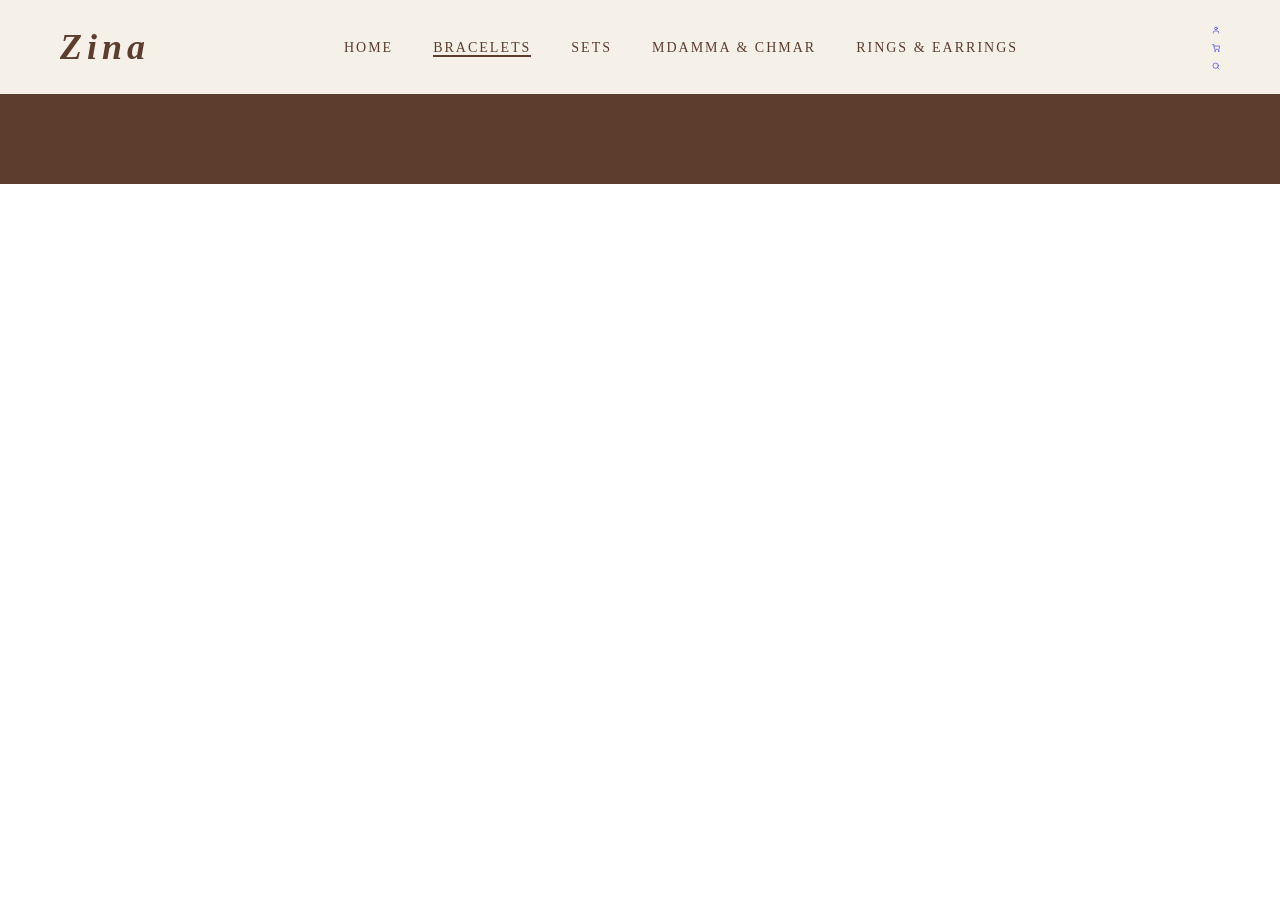
<file: index.html>
<!DOCTYPE html>
<html lang="fr">
<head>
  <meta charset="UTF-8">
  <meta name="viewport" content="width=device-width, initial-scale=1.0">
  <title>Zina - Bracelets</title>

  <!-- Google Fonts - doit être AVANT le style -->
  <link href="styles.css" rel="stylesheet">

</head>

<body>

  
  

  <header>
    <div class="logo">
      <h1>Zina</h1>
    </div>
    <nav>
      <ul>
        <li><a href="index.html">Home</a></li>
        <li><a href="bracelets.html" class="active">Bracelets</a></li>
        <li><a href="sets.html">Sets</a></li>
        <li><a href="mdamma.html">Mdamma & Chmar</a></li>
        <li><a href="Rings&Earrings.html">Rings & Earrings</a></li>
      </ul>
    </nav>

    
    <div class="header-icons">
        <a href="#" class="icon-link">
         <svg class="header_nav-icon" viewBox="0 0 24 24" fill="none" stroke="currentColor" stroke-width="1.5" stroke-linecap="round" stroke-linejoin="round">
            <path d="M20 21v-2a4 4 0 0 0-4-4H8a4 4 0 0 0-4 4v2"></path>
            <circle cx="12" cy="7" r="4"></circle>
         </svg>
        </a>

        <a href="#" class="icon-link">
          <svg class="header_nav-icon " viewBox="0 0 24 24" fill="none" stroke="currentColor" stroke-width="1.5" stroke-linecap="round" stroke-linejoin="round">
            <circle cx="9" cy="21" r="1"></circle>
            <circle cx="20" cy="21" r="1"></circle>
            <path d="M1 1h4l2.68 13.39a2 2 0 0 0 2 1.61h9.72a2 2 0 0 0 2-1.61L23 6H6"></path>
          </svg>
        </a>

        <a href="#" class="icon-link">
         <svg class="header_nav-icon" viewBox="0 0 24 24" fill="none" stroke="currentColor" stroke-width="1.5" stroke-linecap="round" stroke-linejoin="round">
            <circle cx="11" cy="11" r="8"></circle>
            <line x1="21" y1="21" x2="16.65" y2="16.65"></line>
         </svg>
        </a>
    </div>
 </header>


    <main>
  </main>




  <footer>
  </footer>

</body>
</html>
</file>
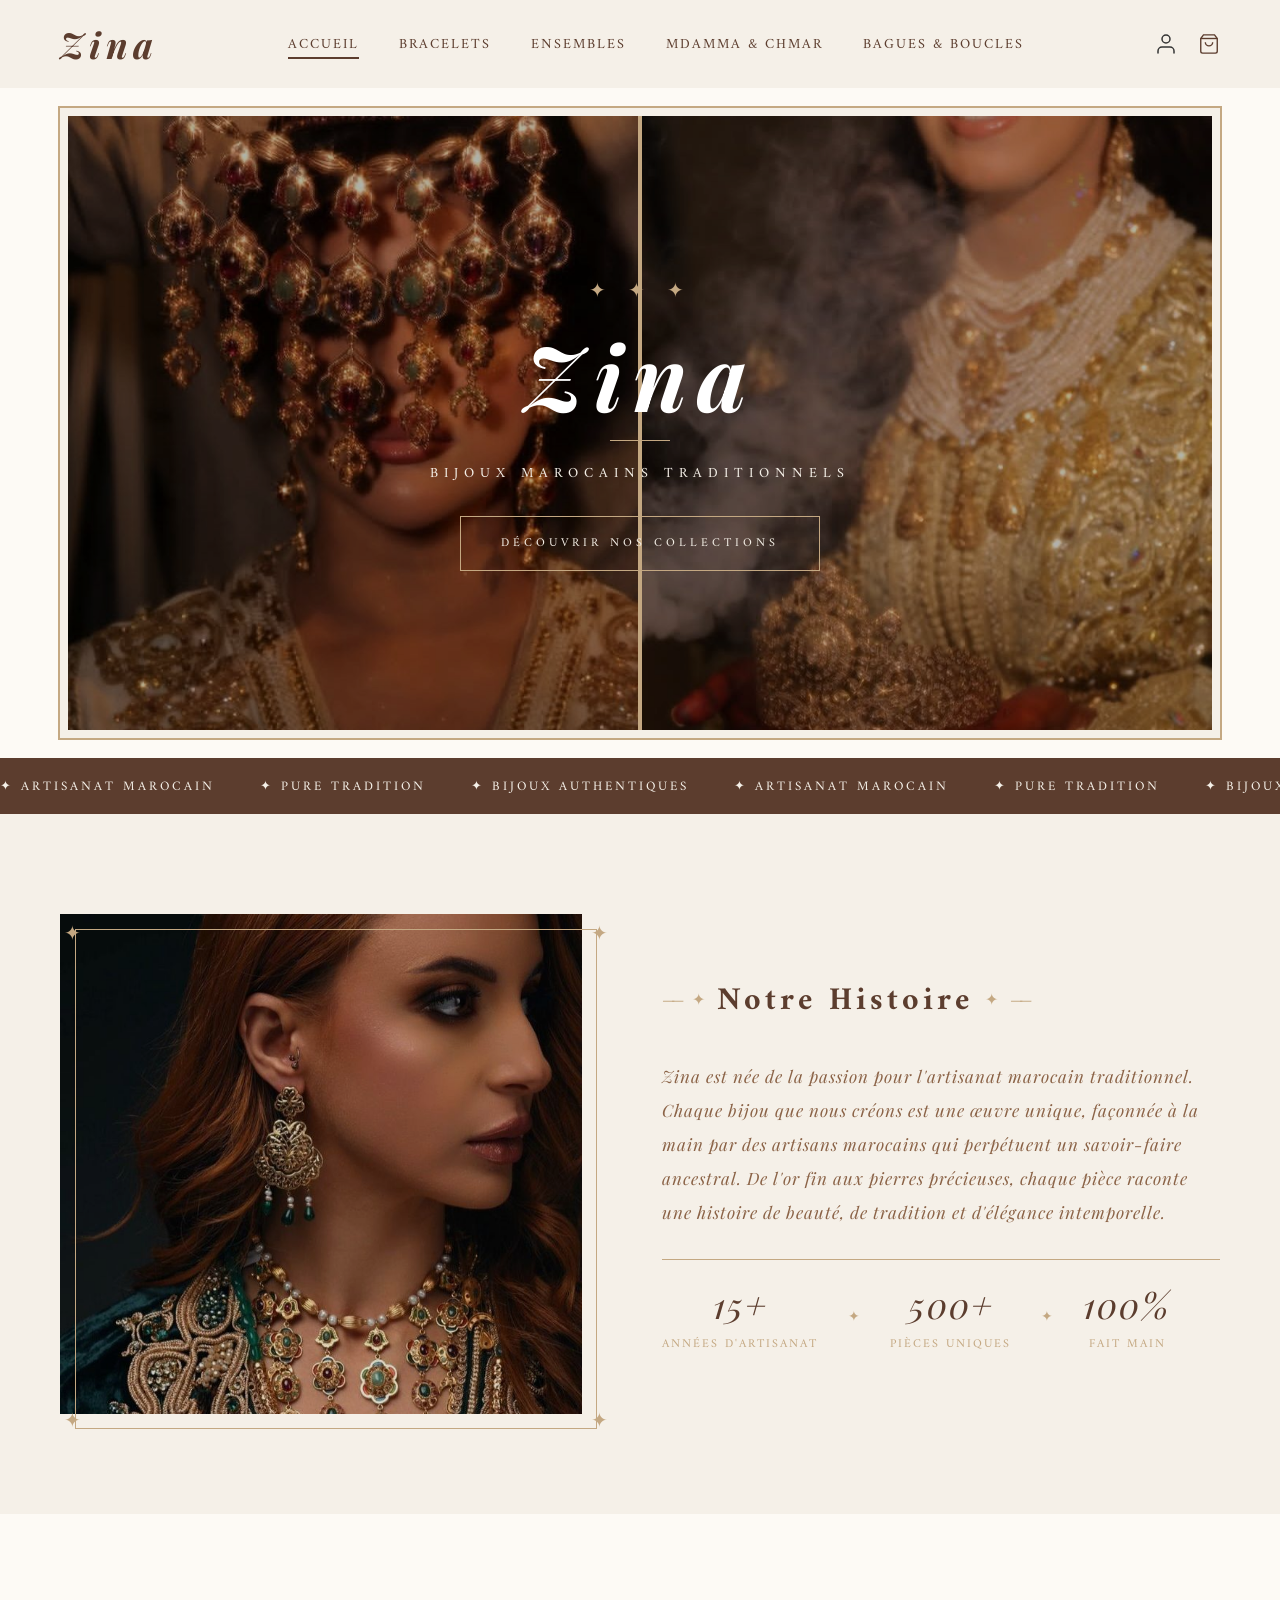
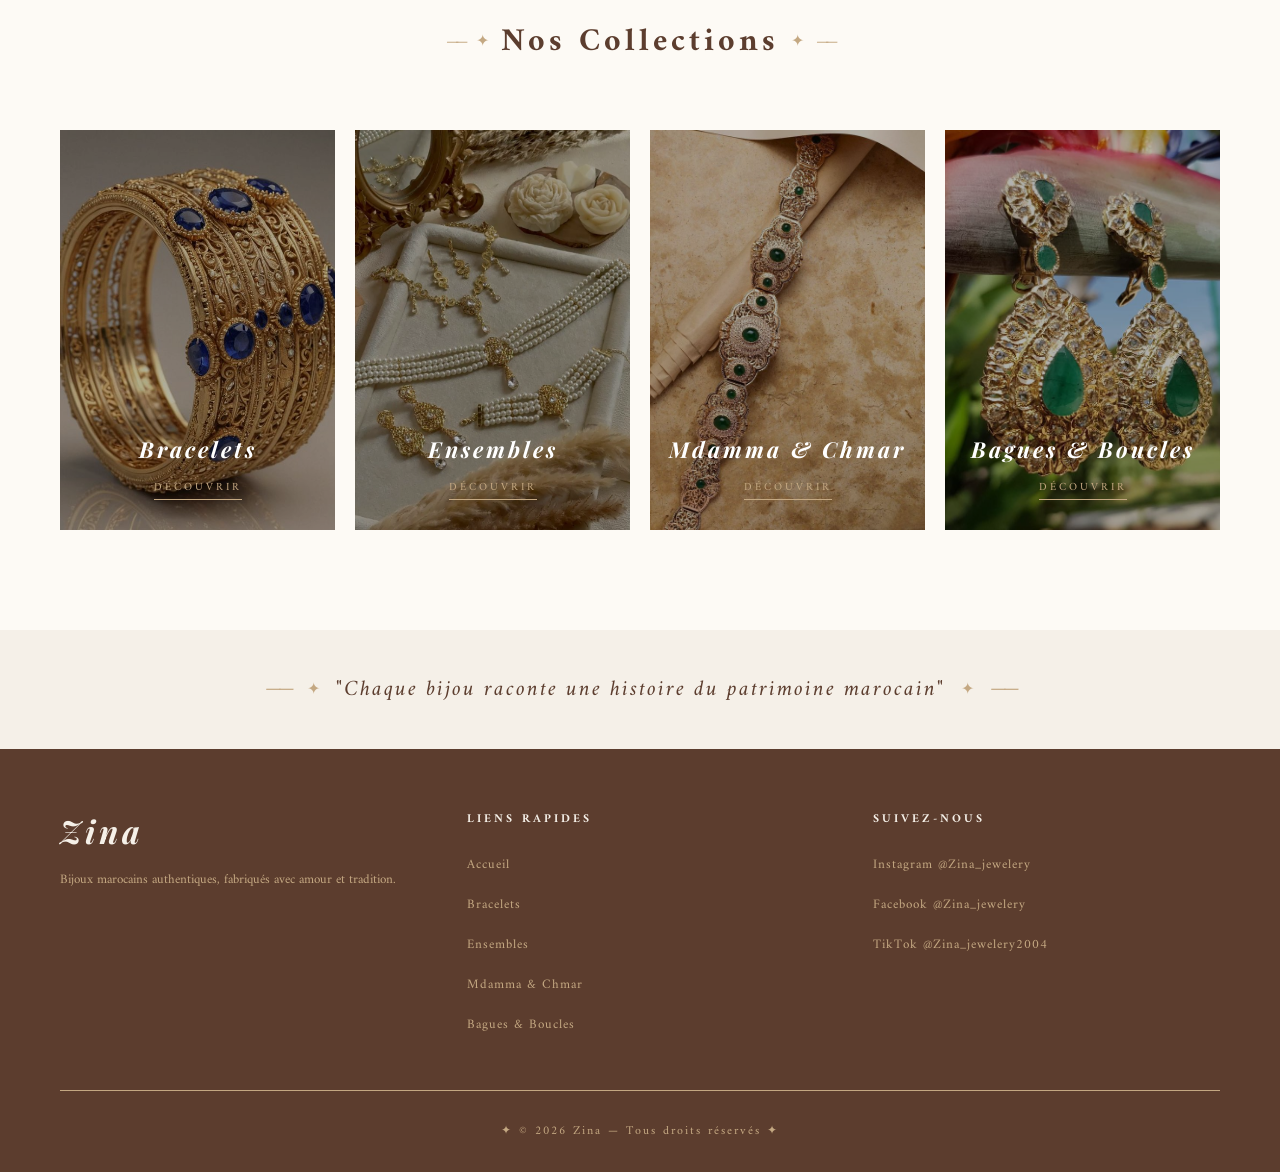
<file: home.html>
<!DOCTYPE html>
<html lang="fr">
<head>
  <meta charset="UTF-8">
  <meta name="viewport" content="width=device-width, initial-scale=1.0">
  <title>Zina - Accueil</title>

  <!-- Google Fonts -->
  <link href="https://fonts.googleapis.com/css2?family=Playfair+Display:ital@1&family=Amiri&display=swap" rel="stylesheet">

  <!-- CSS partagé -->
  <link rel="stylesheet" href="home.css">
  <!-- lien vers le fichier JavaScript externe -->
  
    <script src="JSShared.js"></script>
</head>

<body>

  <!-- ============================================
       HEADER - barre de navigation
  ============================================ -->
  <header>
    <div class="logo">
      <h1>Zina</h1>
    </div>
    <nav>
      <ul>
        <!-- class="active" sur Accueil car on est sur cette page -->
        <li><a href="home.html" class="active">Accueil</a></li>
        <li><a href="bracelets.html">Bracelets</a></li>
        <li><a href="sets.html">Ensembles</a></li>
        <li><a href="mdamma.html">Mdamma & Chmar</a></li>
        <li><a href="Rings&Earrings.html">Bagues & Boucles</a></li>
      </ul>
    </nav>
  
    <div class="header-icons">
        <a href="#" class="icon-link" id="userIcon">
         <svg class="header_nav-icon" viewBox="0 0 24 24" fill="none" stroke="currentColor" stroke-width="1.5" stroke-linecap="round" stroke-linejoin="round">
            <path d="M20 21v-2a4 4 0 0 0-4-4H8a4 4 0 0 0-4 4v2"></path>
            <circle cx="12" cy="7" r="4"></circle>
         </svg>
        </a>
          <!-- ICÔNE PANIER dans le header -->
        <!-- onclick ouvre/ferme le tiroir panier -->

         
        <!-- icône panier -->
      <div class="header-icones">
        <button class="panier-icone" onclick="togglePanier()">
          <svg width="22" height="22" viewBox="0 0 24 24" fill="none"
               stroke="currentColor" stroke-width="1.5">
            <path d="M6 2L3 6v14a2 2 0 002 2h14a2 2 0 002-2V6l-3-4z"/>
            <line x1="3" y1="6" x2="21" y2="6"/>
            <path d="M16 10a4 4 0 01-8 0"/>
          </svg>
          <span class="panier-badge" id="panier-badge" style="display:none">0</span>
        </button>
      </div>
    </div>
  </header>

  <!-- Login Modal -->
<!-- Login Modal - style Zina -->
<div id="loginModal" style="display:none; position:fixed; z-index:2000; left:0; top:0; width:100%; height:100%; background-color:rgba(0,0,0,0.7);">
  <div style="background-color:#FDFAF5; margin:8% auto; padding:50px 40px; width:420px; max-width:90%; position:relative; border:1px solid #C4A882; outline:4px solid #F5F0E8;">

    <!-- bouton fermer -->
    <span id="closeBtn" style="position:absolute; right:16px; top:12px; font-size:20px; cursor:pointer; color:#5C3D2E; font-family:'Amiri',serif;">&times;</span>

    <!-- titre Zina -->
    <div style="text-align:center; margin-bottom:24px;">
      <h2 style="font-family:'Playfair Display',serif; font-style:italic; font-size:36px; color:#5C3D2E; letter-spacing:5px; margin:0 0 8px 0;">Zina</h2>
      <p style="font-family:'Amiri',serif; font-size:13px; color:#C4A882; letter-spacing:2px; text-transform:uppercase; margin:0;">Connectez-vous à votre compte</p>
    </div>

    <!-- ligne décorative -->
    <div style="display:flex; align-items:center; justify-content:center; gap:10px; color:#C4A882; margin-bottom:24px;">
      <span style="letter-spacing:-2px;">——</span>
      <span>✦</span>
      <span style="letter-spacing:-2px;">——</span>
    </div>

    <!-- formulaire -->
    <form id="loginForm" style="display:flex; flex-direction:column; gap:16px;">

      <!-- email -->
      <div style="display:flex; flex-direction:column; gap:6px;">
        <label style="font-family:'Amiri',serif; font-size:12px; color:#5C3D2E; letter-spacing:2px; text-transform:uppercase;">Email</label>
        <input type="email" placeholder="votre@email.com" required
          style="padding:12px 16px; border:1px solid #C4A882; background-color:#F5F0E8; font-family:'Amiri',serif; font-size:14px; color:#5C3D2E; outline:none;">
      </div>

      <!-- mot de passe -->
      <div style="display:flex; flex-direction:column; gap:6px;">
        <label style="font-family:'Amiri',serif; font-size:12px; color:#5C3D2E; letter-spacing:2px; text-transform:uppercase;">Mot de passe</label>
        <input type="password" placeholder="••••••••" required
          style="padding:12px 16px; border:1px solid #C4A882; background-color:#F5F0E8; font-family:'Amiri',serif; font-size:14px; color:#5C3D2E; outline:none;">
      </div>

      <!-- mot de passe oublié -->
      <a href="#" style="font-family:'Amiri',serif; font-size:12px; color:#C4A882; text-align:right; text-decoration:none; letter-spacing:1px;">Mot de passe oublié ?</a>

      <!-- bouton connexion -->
      <button type="submit"
        style="padding:14px; background-color:#5C3D2E; color:#F5F0E8; border:none; font-family:'Amiri',serif; font-size:12px; letter-spacing:4px; text-transform:uppercase; cursor:pointer; margin-top:8px;">
        ✦ Se connecter ✦
      </button>

    </form>

    <!-- séparateur -->
    <div style="display:flex; align-items:center; gap:12px; margin:20px 0;">
      <span style="flex:1; border-top:1px solid #C4A882;"></span>
      <span style="font-family:'Amiri',serif; font-size:13px; color:#C4A882; letter-spacing:2px;">ou</span>
      <span style="flex:1; border-top:1px solid #C4A882;"></span>
    </div>

    <!-- inscription -->
    <p style="font-family:'Amiri',serif; font-size:13px; color:#8B6347; text-align:center; letter-spacing:1px;">
      Pas encore de compte ?
      <a href="#" style="color:#5C3D2E; text-decoration:none; border-bottom:1px solid #C4A882; padding-bottom:1px;">Créer un compte</a>
    </p>

  </div>
</div>
  <main>

 <!-- ============================================
     HERO - 2 images côte à côte avec titre centré
============================================ -->
<section class="hero-accueil">

  <!-- les 2 images côte à côte -->
  <img src="image/moroccan jewellery 🇲🇦 (10).jfif" alt="Bijoux marocains Zina">
  <img src="image/moroccan jewellery 🇲🇦 (11).jfif" alt="Bijoux marocains Zina">

  <!-- texte centré par dessus les images -->
  <div class="hero-accueil-contenu">
    <span class="hero-accueil-ornement">✦ ✦ ✦</span>
    <h1 class="hero-accueil-titre">Zina</h1>
    <div class="hero-accueil-ligne"></div>
    <p class="hero-accueil-sous-titre">Bijoux Marocains Traditionnels</p>
    <a href="#Nos-collections" class="hero-accueil-btn">Découvrir nos collections</a>
  </div>

</section>

    <!-- ============================================
         BANDE DÉFILANTE
    ============================================ -->
    <div class="bande">
      <div class="bande-contenu">
        <span>✦ Artisanat Marocain</span>
        <span>✦ Pure Tradition</span>
        <span>✦ Bijoux Authentiques</span>
        <span>✦ Artisanat Marocain</span>
        <span>✦ Pure Tradition</span>
        <span>✦ Bijoux Authentiques</span>
        <span>✦ Artisanat Marocain</span>
        <span>✦ Pure Tradition</span>
        <span>✦ Bijoux Authentiques</span>
      </div>
    </div>

    <!-- ============================================
     NOTRE HISTOIRE - texte poétique sur Zina
============================================ -->
<section class="histoire">

  <!-- côté gauche : image décorative -->
  <div class="histoire-img-wrapper">
    <img src="picsUsed/imagehistoire.jpg" alt="Bijou marocain">
    <!-- cadre décoratif avec les coins ✦ -->
    <div class="histoire-cadre">
      <span class="histoire-coin haut-gauche">✦</span>
      <span class="histoire-coin haut-droite">✦</span>
      <span class="histoire-coin bas-gauche">✦</span>
      <span class="histoire-coin bas-droite">✦</span>
    </div>
  </div>

  <!-- côté droit : texte -->
  <div class="histoire-contenu">

    <div class="histoire-titre">
      <span class="histoire-ligne">——</span>
      <span class="histoire-ornement">✦</span>
      <h2>Notre Histoire</h2>
      <span class="histoire-ornement">✦</span>
      <span class="histoire-ligne">——</span>
    </div>

    <p class="histoire-texte">
      Zina est née de la passion pour l'artisanat marocain traditionnel.
      Chaque bijou que nous créons est une œuvre unique, façonnée à la main
      par des artisans marocains qui perpétuent un savoir-faire ancestral.
      De l'or fin aux pierres précieuses, chaque pièce raconte une histoire
      de beauté, de tradition et d'élégance intemporelle.
    </p>

    <!-- petits détails décoratifs -->
    <div class="histoire-details">
      <div class="histoire-detail">
        <span class="histoire-detail-nombre">15+</span>
        <span class="histoire-detail-label">Années d'artisanat</span>
      </div>
      <div class="histoire-separateur">✦</div>
      <div class="histoire-detail">
        <span class="histoire-detail-nombre">500+</span>
        <span class="histoire-detail-label">Pièces uniques</span>
      </div>
      <div class="histoire-separateur">✦</div>
      <div class="histoire-detail">
        <span class="histoire-detail-nombre">100%</span>
        <span class="histoire-detail-label">Fait main</span>
      </div>
    </div>

  </div>

</section>
    <!-- ============================================
         NOS COLLECTIONS - 4 cartes cliquables
    ============================================ -->
    <section class="collections" id="Nos-collections">

      <div class="collections-titre">
        <span class="histoire-ligne">——</span>
        <span class="histoire-ornement">✦</span>
        <h2>Nos Collections</h2>
        <span class="histoire-ornement">✦</span>
        <span class="histoire-ligne">——</span>
      </div>

      <div class="collections-grille" id="decouvrir">

        <!-- collection 1 : Bracelets -->
        <div class="collection-carte">
          <img src="picsUsed/dblijzrak.jpg" alt="Bracelets">
          <div class="collection-carte-texte">
            <h3>Bracelets</h3>
            <a href="bracelets.html" class="collection-carte-lien">Découvrir</a>
          </div>
        </div>

        <!-- collection 2 : Sets -->
        <div class="collection-carte">
          <img src="set_pic/مخبل جزائري مع خيط الروح 🇩🇿 بلمسة عصرية (1).jfif" alt="Sets">
          <div class="collection-carte-texte">
            <h3>Ensembles</h3>
            <a href="sets.html" class="collection-carte-lien">Découvrir</a>
          </div>
        </div>

        <!-- collection 3 : Mdamma & Chmar -->
        <div class="collection-carte">
          <img src="image/accueil.jfif" alt="Mdamma et Chmar">
          <div class="collection-carte-texte">
            <h3>Mdamma & Chmar</h3>
            <a href="mdamma.html" class="collection-carte-lien">Découvrir</a>
          </div>
        </div>

        <!-- collection 4 : Bagues & Boucles -->
        <div class="collection-carte">
          <img src="ring/Earr4.png" alt="Bagues et Boucles">
          <div class="collection-carte-texte">
            <h3>Bagues & Boucles</h3>
            <a href="Rings&Earrings.html" class="collection-carte-lien">Découvrir</a>
          </div>
        </div>

      </div>

    </section>

    <!-- ============================================
         CITATION FINALE
    ============================================ -->
    <div class="citation">
      <span class="citation-ligne">——</span>
      <span class="citation-ornement">✦</span>
      <p class="citation-texte">"Chaque bijou raconte une histoire du patrimoine marocain"</p>
      <span class="citation-ornement">✦</span>
      <span class="citation-ligne">——</span>
    </div>

  </main>

  <!-- ============================================
       FOOTER - pied de page avec 3 colonnes
  ============================================ -->
  <footer>
    <div class="footer-principal">

      <!-- colonne 1 : logo + description -->
      <div class="footer-col">
        <h3 class="footer-logo">Zina</h3>
        <p class="footer-desc">Bijoux marocains authentiques, fabriqués avec amour et tradition.</p>
      </div>

      <!-- colonne 2 : liens rapides -->
      <div class="footer-col">
        <h4 class="footer-titre-col">Liens Rapides</h4>
        <ul class="footer-liens">
          <li><a href="home.html">Accueil</a></li>
          <li><a href="bracelets.html">Bracelets</a></li>
          <li><a href="sets.html">Ensembles</a></li>
          <li><a href="mdamma.html">Mdamma & Chmar</a></li>
          <li><a href="Rings&Earrings.html">Bagues & Boucles</a></li>
        </ul>
      </div>

      <!-- colonne 3 : réseaux sociaux -->
      <div class="footer-col">
        <h4 class="footer-titre-col">Suivez-Nous</h4>
        <ul class="footer-liens">
          <li><a href="#">Instagram @Zina_jewelery</a></li>
          <li><a href="#">Facebook @Zina_jewelery</a></li>
          <li><a href="#">TikTok @Zina_jewelery2004</a></li>
        </ul>
      </div>

    </div>
    <div class="footer-ligne"></div>
    <div class="footer-copyright">
      <p>✦ © 2026 Zina — Tous droits réservés ✦</p>
    </div>
  </footer>

  <!-- ============================================
       BOUTON SCROLL TO TOP
  ============================================ -->
  <button class="scroll-top" id="scrollTop" onclick="allerEnHaut()">↑</button>
  <!-- TIROIR PANIER -->
<div class="panier-fond" id="panier-fond" onclick="fermerPanier()"></div>

<div class="panier-tiroir" id="panier-tiroir">
  <div class="panier-header">
    <h2 class="panier-titre">Mon Panier</h2>
    <button class="panier-fermer" onclick="fermerPanier()">✕</button>
  </div>
  <div class="panier-liste" id="panier-liste">
    <p class="panier-vide">Votre panier est vide.</p>
  </div>
  <div class="panier-footer">
    <div class="panier-total-ligne">
      <span>Total</span>
      <span id="panier-total">0 MAD</span>
    </div>
    <button class="panier-commander" onclick="commander()">
      Commander ✦
    </button>
  </div>
</div>

<!-- JAVASCRIPT -->
<script src="JSShared.js"></script>
  <!-- ============================================
       JAVASCRIPT
  ============================================ -->
  <script>

    /* remonte en haut de la page doucement */
    function allerEnHaut() {
      window.scrollTo({
        top: 0,
        behavior: 'smooth'
      });
    }

    /* affiche le bouton ↑ quand on descend de 300px */
    window.addEventListener('scroll', function() {
      const bouton = document.getElementById('scrollTop');
      if (window.scrollY > 300) {
        bouton.classList.add('visible');
      } else {
        bouton.classList.remove('visible');
      }
    });

    // 1. Définition des éléments
const userIcon = document.getElementById("userIcon");
const loginModal = document.getElementById("loginModal");
const closeBtn = document.getElementById("closeBtn");

// 2. Ouvrez la fenêtre modale et cliquez sur l'icône Utilisateur
userIcon.addEventListener("click", function(e) {
    e.preventDefault(); // Pour que la page ne se rafraîchisse pas
    loginModal.style.display = "block";
});

  // 3. Fermez la fenêtre modale en appuyant sur (X)
    closeBtn.addEventListener("click", function() {
    loginModal.style.display = "none";
});

   //4. Fermez la fenêtre modale en cliquant en dehors de la zone.
window.addEventListener("click", function(e) {
    if (e.target == loginModal) {
        loginModal.style.display = "none";
    }
});

  // 5. Tests de formulaire
document.getElementById("loginForm").addEventListener("submit", function(e) {
    e.preventDefault();
    alert("« Connexion réussie à la boutique Zina!»");
    loginModal.style.display = "none";
});
  </script>
  
</body>
</html>
</file>
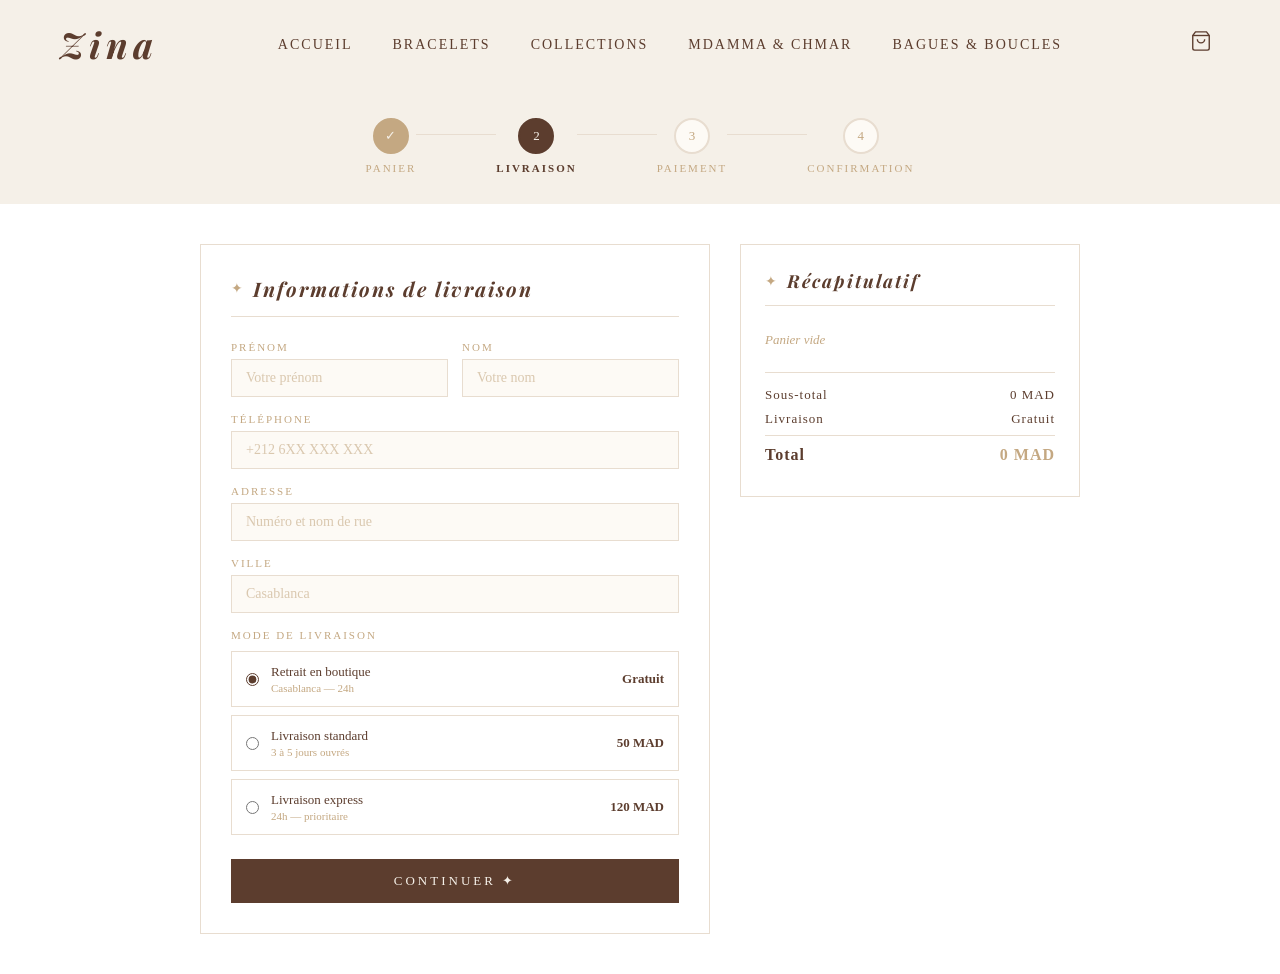
<file: paiement.html>
<!DOCTYPE html>
<html lang="fr">
<head>
  <meta charset="UTF-8">
  <meta name="viewport" content="width=device-width, initial-scale=1.0">
  <title>Zina - Paiement</title>
  <link href="https://fonts.googleapis.com/css2?family=Playfair+Display:ital@1&display=swap" rel="stylesheet">
  <link rel="stylesheet" href="styles.css">
  <link rel="stylesheet" href="paiement.css">
</head>
<body>

<!-- HEADER identique à vos autres pages -->
<header>
  <div class="logo"><h1>Zina</h1></div>
  <nav>
    <ul>
      <li><a href="home.html">Accueil</a></li>
      <li><a href="bracelets.html">Bracelets</a></li>
      <li><a href="sets.html">Collections</a></li>
      <li><a href="mdamma.html">Mdamma & Chmar</a></li>
      <li><a href="Rings&Earrings.html">Bagues & Boucles</a></li>
    </ul>
  </nav>
  <div class="header-icones">
    <button class="panier-icone" onclick="togglePanier()">
      <svg width="22" height="22" viewBox="0 0 24 24" fill="none"
           stroke="currentColor" stroke-width="1.5">
        <path d="M6 2L3 6v14a2 2 0 002 2h14a2 2 0 002-2V6l-3-4z"/>
        <line x1="3" y1="6" x2="21" y2="6"/>
        <path d="M16 10a4 4 0 01-8 0"/>
      </svg>
      <span class="panier-badge" id="panier-badge" style="display:none">0</span>
    </button>
  </div>
</header>

<!-- BARRE DE PROGRESSION -->
<div class="pmt-progression">
  <div class="pmt-etape terminee">
    <div class="pmt-etape-cercle">✓</div>
    <span>Panier</span>
  </div>
  <div class="pmt-progression-ligne"></div>
  <div class="pmt-etape active">
    <div class="pmt-etape-cercle">2</div>
    <span>Livraison</span>
  </div>
  <div class="pmt-progression-ligne"></div>
  <div class="pmt-etape">
    <div class="pmt-etape-cercle">3</div>
    <span>Paiement</span>
  </div>
  <div class="pmt-progression-ligne"></div>
  <div class="pmt-etape">
    <div class="pmt-etape-cercle">4</div>
    <span>Confirmation</span>
  </div>
</div>

<main class="pmt-main">

  <!-- COLONNE GAUCHE : formulaires -->
  <div class="pmt-gauche">

    <!-- ÉTAPE 1 : LIVRAISON -->
    <div class="pmt-section" id="section-livraison">

      <div class="pmt-section-titre">
        <span class="titre-ornement">✦</span>
        <h2>Informations de livraison</h2>
      </div>

      <div class="pmt-form-groupe double">
        <div class="pmt-champ">
          <label>Prénom</label>
          <input type="text" id="prenom" placeholder="Votre prénom">
        </div>
        <div class="pmt-champ">
          <label>Nom</label>
          <input type="text" id="nom" placeholder="Votre nom">
        </div>
      </div>

      <div class="pmt-champ">
        <label>Téléphone</label>
        <input type="tel" id="telephone" placeholder="+212 6XX XXX XXX">
      </div>

      <div class="pmt-champ">
        <label>Adresse</label>
        <input type="text" id="adresse" placeholder="Numéro et nom de rue">
      </div>

      <div class="pmt-champ">
        <label>Ville</label>
        <input type="text" id="ville" placeholder="Casablanca">
      </div>

      <!-- OPTIONS DE LIVRAISON -->
      <p class="pmt-livraison-titre">Mode de livraison</p>

      <div class="pmt-livraison-options">
        <label class="pmt-livraison-option" onclick="choisirLivraison(this, 0)">
          <input type="radio" name="livraison" checked>
          <div class="pmt-livraison-info">
            <span class="pmt-livraison-nom">Retrait en boutique</span>
            <span class="pmt-livraison-delai">Casablanca — 24h</span>
          </div>
          <span class="pmt-livraison-prix">Gratuit</span>
        </label>

        <label class="pmt-livraison-option" onclick="choisirLivraison(this, 50)">
          <input type="radio" name="livraison">
          <div class="pmt-livraison-info">
            <span class="pmt-livraison-nom">Livraison standard</span>
            <span class="pmt-livraison-delai">3 à 5 jours ouvrés</span>
          </div>
          <span class="pmt-livraison-prix">50 MAD</span>
        </label>

        <label class="pmt-livraison-option" onclick="choisirLivraison(this, 120)">
          <input type="radio" name="livraison">
          <div class="pmt-livraison-info">
            <span class="pmt-livraison-nom">Livraison express</span>
            <span class="pmt-livraison-delai">24h — prioritaire</span>
          </div>
          <span class="pmt-livraison-prix">120 MAD</span>
        </label>
      </div>

      <button class="pmt-btn-continuer" onclick="allerEtapePaiement()">
        Continuer ✦
      </button>
    </div>

    <!-- ÉTAPE 2 : PAIEMENT (cachée au début) -->
    <div class="pmt-section" id="section-paiement" style="display:none">

      <div class="pmt-section-titre">
        <span class="titre-ornement">✦</span>
        <h2>Méthode de paiement</h2>
      </div>

      <!-- 3 boutons de choix -->
      <div class="pmt-methode-options">
        <button class="pmt-methode-btn active"
                onclick="choisirMethode(this, 'carte')">
          Carte bancaire
        </button>
        <button class="pmt-methode-btn"
                onclick="choisirMethode(this, 'virement')">
          Virement
        </button>
        <button class="pmt-methode-btn"
                onclick="choisirMethode(this, 'livraison')">
          À la livraison
        </button>
      </div>

      <!-- Formulaire carte -->
      <div id="form-carte">
        <div class="pmt-champ">
          <label>Numéro de carte</label>
          <input type="text" id="carte-numero" placeholder="1234 5678 9012 3456"
                 maxlength="19" oninput="formaterCarte(this)">
        </div>
        <div class="pmt-champ">
          <label>Nom sur la carte</label>
          <input type="text" id="carte-nom" placeholder="PRÉNOM NOM">
        </div>
        <div class="pmt-form-groupe double">
          <div class="pmt-champ">
            <label>Expiration</label>
            <input type="text" id="carte-expiration" placeholder="MM/AA"
                   maxlength="5" oninput="formaterExpiration(this)">
          </div>
          <div class="pmt-champ">
            <label>CVV</label>
            <input type="text" id="carte-cvv" placeholder="123" maxlength="3">
          </div>
        </div>
      </div>

      <!-- Infos virement (caché par défaut) -->
      <div id="form-virement" style="display:none">
        <div class="pmt-virement-info">
          <p><strong>RIB :</strong> 011 810 0000123456789012 26</p>
          <p><strong>Banque :</strong> Attijariwafa Bank</p>
          <p><strong>Bénéficiaire :</strong> Zina Bijoux SARL</p>
          <p class="pmt-virement-note">
            ✦ Commande traitée dès réception du virement
          </p>
        </div>
      </div>

      <!-- Paiement à la livraison (caché par défaut) -->
      <div id="form-livraison-paiement" style="display:none">
        <div class="pmt-virement-info">
          <p>Vous paierez en espèces à la réception.</p>
          <p class="pmt-virement-note">✦ Disponible uniquement au Maroc</p>
        </div>
      </div>

      <div class="pmt-boutons-groupe">
        <button class="pmt-btn-retour" onclick="retourLivraison()">
          ← Retour
        </button>
        <button class="pmt-btn-commander" onclick="confirmerCommande()">
          ✦ Confirmer
        </button>
      </div>

    </div>
  </div>

  <!-- COLONNE DROITE : récapitulatif -->
  <div class="pmt-droite">

    <div class="pmt-recap-titre">
      <span class="titre-ornement">✦</span>
      <h3>Récapitulatif</h3>
    </div>

    <!-- articles chargés par JS -->
    <div id="recap-articles"></div>

    <div class="pmt-recap-totaux">
      <div class="pmt-recap-ligne">
        <span>Sous-total</span>
        <span id="recap-sous-total">0 MAD</span>
      </div>
      <div class="pmt-recap-ligne">
        <span>Livraison</span>
        <span id="recap-livraison">Gratuit</span>
      </div>
      <div class="pmt-recap-ligne pmt-recap-total">
        <span>Total</span>
        <span id="recap-total-final">0 MAD</span>
      </div>
    </div>

  </div>
</main>

<!-- PAGE CONFIRMATION (cachée au début) -->
<div class="pmt-confirmation-page" id="confirmation-page" style="display:none">
  <div class="pmt-confirmation-boite">
    <div class="pmt-confirmation-icone">✓</div>
    <h2>Commande confirmée !</h2>
    <p>Merci pour votre confiance.<br>Nous vous contacterons très bientôt.</p>
    <p id="confirmation-numero" class="pmt-confirmation-numero"></p>
    <a href="home.html" class="pmt-btn-accueil">Retour à l'accueil ✦</a>
  </div>
</div>

<!-- JSShared.js EN PREMIER car paiement.js utilise panier[] -->
<script src="JSShared.js"></script>
<script src="paiement.js"></script>
</body>
</html>
</file>
<file: styles.css>
/* ============================================
     RESET GLOBAL
     supprime les marges et paddings par défaut
     de tous les navigateurs
  ============================================ */
  * {
    box-sizing: border-box; /* taille des éléments plus logique */
    margin: 0;
    padding: 0;
  }

  /* ============================================
     BODY - style global de la page
  ============================================ */
  body {
    font-family: 'Amiri', serif;
    background-color: #FDFAF5; /* blanc légèrement beige */
  }

  /* ============================================
     HEADER - barre de navigation principale
     display:flex met le logo à gauche et le nav à droite
     sur la même ligne horizontale
  ============================================ */
  header {
    background-color: #F5F0E8; /* beige crème inspiré du moodboard */
    display: flex;              /* aligne les enfants en ligne */
    justify-content: space-between; /* logo à gauche, nav à droite */
    align-items: center;        /* centre verticalement logo et nav */
    padding: 20px 60px;         /* 20px haut/bas, 60px gauche/droite */
    gap: 60px;                  /* espace minimum entre logo et nav */
  }

  /* ============================================
     LOGO - le nom "Zina" en haut à gauche
     Playfair Display italic donne un look luxe et classique
  ============================================ */
  .logo h1 {
    font-family: 'Playfair Display', serif; /* police luxe avec empattements */
    font-style: italic;                     /* italique pour l'élégance */
    font-size: 36px;
    letter-spacing: 5px;  /* espace entre les lettres */
    color: #5C3D2E;       /* brun noyer - couleur principale du site */
    margin: 0;            /* supprime la marge par défaut du h1 */
  }

  /* ============================================
     NAV - liste des liens de navigation
     display:flex transforme la liste verticale en ligne horizontale
  ============================================ */
  nav ul {
    list-style: none; /* supprime les puces de la liste */
    display: flex;    /* met les liens côte à côte */
    gap: 40px;        /* espace entre chaque lien */
    margin: 0;
    padding: 0;
  }

  /* ============================================
     LIENS DE NAVIGATION - style de chaque lien
  ============================================ */
  nav ul li a {
    text-decoration: none;     /* supprime le soulignement par défaut */
    color: #5C3D2E;            /* brun noyer comme le logo */
    font-size: 14px;
    letter-spacing: 2px;       /* légèrement espacé pour un look raffiné */
    text-transform: uppercase; /* met les lettres en majuscules */
  }

  /* ============================================
     HOVER NAV - effet au survol d'un lien
     :hover s'active quand la souris est sur l'élément
  ============================================ */
  nav ul li a:hover {
    color: #C4A882; /* devient doré/caramel au survol */
  }

  /* ============================================
     ACTIVE NAV - style du lien de la page actuelle
     la classe "active" est ajoutée manuellement en HTML
     sur le lien correspondant à la page ouverte
  ============================================ */
  nav ul li a.active {
    border-bottom: 2px solid #5C3D2E; /* ligne sous le lien actif */
  }

  /* ============================================
     HERO - section des 3 images en haut de page
     display:flex met les 3 images côte à côte
     overflow:hidden cache ce qui dépasse (utile pour le zoom)
  ============================================ */
  .hero {
    display: flex;             /* images côte à côte */
    height: 500px;             /* hauteur fixe du hero */
    overflow: hidden;          /* cache ce qui dépasse lors du zoom */
    border: 8px solid #F5F0E8; /* cadre beige autour des images */
    outline: 2px solid #C4A882;/* deuxième cadre doré à l'extérieur */
    margin: 20px 60px;         /* espace autour du hero */
    gap: 4px;                  /* petit espace entre les images */
    background-color: #C4A882; /* le gap prend la couleur dorée */
  }

  /* ============================================
     IMAGES DU HERO - chaque image individuellement
     object-fit:cover recadre sans déformer
  ============================================ */
  .hero img {
    width: 33.33%;        /* chaque image prend 1/3 de la largeur */
    height: 100%;         /* prend toute la hauteur du hero */
    object-fit: cover;    /* recadre l'image sans la déformer */
    filter: brightness(0.85); /* légèrement assombrie par défaut */
    transition: transform 0.5s ease, filter 0.5s ease; /* animation douce */
  }

  /* ============================================
     HOVER IMAGES HERO - effet au survol
     scale(1.05) = zoom de 5%
     brightness(1.1) = légèrement plus lumineuse
  ============================================ */
  .hero img:hover {
    transform: scale(1.05);  /* zoom léger */
    filter: brightness(1.1); /* s'éclaircit */
  }

  /* ============================================
     CITATION - bande de texte sous le hero
     display:flex centre tout horizontalement
  ============================================ */
  .citation {
    display: flex;
    align-items: center;      /* centre verticalement */
    justify-content: center;  /* centre horizontalement */
    gap: 16px;                /* espace entre ornements et texte */
    padding: 40px 60px;
    background-color: #F5F0E8; /* même beige que le header */
  }

  /* ============================================
     TEXTE DE LA CITATION
     Amiri italic donne un aspect calligraphique élégant
  ============================================ */
  .citation-texte {
    font-family: 'Amiri', serif; /* police arabesque */
    font-size: 22px;
    color: #5C3D2E;
    font-style: italic;
    letter-spacing: 2px;
    margin: 0;
  }

  /* ============================================
     ORNEMENTS ✦ - les étoiles décoratives
  ============================================ */
  .citation-ornement {
    color: #C4A882; /* doré */
    font-size: 16px;
  }

  /* ============================================
     LIGNES —— - les tirets de chaque côté
     letter-spacing négatif resserre les tirets
  ============================================ */
  .citation-ligne {
    color: #C4A882;
    font-size: 20px;
    letter-spacing: -4px; /* resserre les tirets pour former une ligne */
  }

  /* ============================================
     BANDE DÉFILANTE - texte qui bouge automatiquement
     overflow:hidden cache le texte qui sort du conteneur
     white-space:nowrap empêche le texte de passer à la ligne
  ============================================ */
  .bande {
    background-color: #5C3D2E; /* fond brun noyer */
    padding: 14px 0;
    overflow: hidden;           /* cache ce qui dépasse à gauche/droite */
    white-space: nowrap;        /* garde tout sur une seule ligne */
  }

  /* ============================================
     CONTENU DE LA BANDE
     animation:defiler appelle le @keyframes défini plus bas
     20s = durée d'un cycle complet
     linear = vitesse constante
     infinite = répète indéfiniment
  ============================================ */
  .bande-contenu {
    display: inline-block;
    animation: defiler 20s linear infinite;
  }

  /* ============================================
     TEXTES DE LA BANDE - chaque span individuel
  ============================================ */
  .bande-contenu span {
    color: #F5F0E8;       /* beige crème */
    font-size: 13px;
    letter-spacing: 3px;
    text-transform: uppercase;
    margin-right: 40px;   /* espace entre les textes */
  }

  /* ============================================
     ANIMATION DÉFILEMENT
     translateX déplace horizontalement
     0% = position de départ
     100% = position finale à gauche (-50%)
     on répète le texte 3x en HTML pour que ce soit sans fin
  ============================================ */
  @keyframes defiler {
    0%   { transform: translateX(0); }
    100% { transform: translateX(-50%); }
  }

  /* ============================================
     SECTION PRODUITS - conteneur de toutes les catégories
  ============================================ */
  .produits {
    padding: 60px;
    background-color: #FDFAF5; /* blanc légèrement beige */
  }

  /* ============================================
     CATEGORIE - chaque groupe (Colorés, Simples, Amazigh)
  ============================================ */
  .categorie {
    margin-bottom: 60px; /* espace entre les catégories */
  }

  /* ============================================
     TITRE CATEGORIE - ——✦ Colorés ✦——
     display:flex centre le titre avec les ornements
  ============================================ */
  .categorie-titre {
    display: flex;
    align-items: center;
    justify-content: center;
    gap: 12px;
    margin-bottom: 40px;
  }

  .categorie-titre h2 {
    font-family: 'Amiri', serif;
    font-size: 28px;
    color: #5C3D2E;
    letter-spacing: 4px;
    margin: 0;
  }

  /* petits ornements et lignes du titre catégorie */
  .titre-ornement { color: #C4A882; font-size: 14px; }
  .titre-ligne    { color: #C4A882; letter-spacing: -4px; }

  /* ============================================
     GRILLE - disposition des cartes produits
     display:grid avec repeat(3,1fr) = 3 colonnes égales
     gap = espace entre les cartes
  ============================================ */
  .grille {
    display: grid;
    grid-template-columns: repeat(3, 1fr); /* 3 colonnes de taille égale */
    gap: 30px;                             /* espace entre les cartes */
  }

  /* ============================================
     CARTE - chaque produit individuellement
     cursor:pointer montre que c'est cliquable
     transition prépare l'animation hover
  ============================================ */
  .carte {
    background-color: #ffffff;
    border: 1px solid #E8DDD0;   /* bordure beige subtile */
    transition: transform 0.3s ease, box-shadow 0.3s ease;
    cursor: pointer;             /* curseur main = indique que c'est cliquable */
  }

  /* ============================================
     HOVER CARTE - la carte monte légèrement
     translateY(-8px) déplace vers le haut de 8px
     box-shadow ajoute une ombre douce
  ============================================ */
  .carte:hover {
    transform: translateY(-8px); /* monte de 8px */
    box-shadow: 0 10px 30px rgba(92, 61, 46, 0.1); /* ombre brun douce */
  }

  /* ============================================
     WRAPPER IMAGE DE LA CARTE
     position:relative permet de positionner le bouton
     par rapport à ce conteneur
     overflow:hidden cache le dépassement du zoom
  ============================================ */
  .carte-img-wrapper {
    position: relative; /* référence pour le bouton absolu */
    overflow: hidden;   /* cache le zoom qui déborde */
    height: 280px;      /* hauteur fixe pour uniformiser */
  }

  /* ============================================
     IMAGE DE LA CARTE
  ============================================ */
  .carte-img-wrapper img {
    width: 100%;
    height: 100%;
    object-fit: cover;               /* recadre sans déformer */
    transition: transform 0.5s ease; /* prépare l'animation zoom */
  }

  /* ============================================
     HOVER IMAGE - zoom quand on survole la carte
     .carte:hover cible la carte parente
     .carte-img-wrapper img cible l'image enfant
  ============================================ */
  .carte:hover .carte-img-wrapper img {
    transform: scale(1.05); /* zoom de 5% */
  }

  /* ============================================
     BOUTON AJOUTER AU PANIER - caché par défaut
     position:absolute le place par rapport au wrapper
     bottom:-50px = caché en dessous de l'image
     transition anime le glissement vers le haut
  ============================================ */
  .carte-btn {
    position: absolute;
    bottom: -50px;       /* caché sous l'image par défaut */
    left: 0;
    width: 100%;
    padding: 14px;
    background-color: #5C3D2E;
    color: #F5F0E8;
    border: none;
    font-size: 12px;
    letter-spacing: 2px;
    text-transform: uppercase;
    cursor: pointer;
    transition: bottom 0.3s ease; /* anime le mouvement bas → haut */
  }

  /* ============================================
     HOVER BOUTON - apparaît quand on survole la CARTE
     bottom:0 = remonte jusqu'en bas de l'image
  ============================================ */
  .carte:hover .carte-btn {
    bottom: 0; /* remonte et devient visible */
  }

  /* ============================================
     HOVER BOUTON DIRECT - couleur change
     quand la souris est directement sur le bouton
  ============================================ */
  .carte-btn:hover {
    background-color: #C4A882; /* devient doré */
  }

  /* ============================================
     INFOS DE LA CARTE - zone nom et prix
  ============================================ */
  .carte-info {
    padding: 16px;
    text-align: center;
    border-top: 1px solid #E8DDD0; /* ligne séparatrice */
  }

  .carte-nom {
    font-family: 'Amiri', serif;
    font-size: 16px;
    color: #5C3D2E;
    margin: 0 0 6px 0;
    letter-spacing: 1px;
  }

  .carte-prix {
    font-size: 14px;
    color: #C4A882; /* doré pour le prix */
    margin: 0;
    letter-spacing: 1px;
  }

  /* ============================================
     FOOTER - pied de page
     display:grid avec 3 colonnes égales
  ============================================ */
  footer {
    background-color: #5C3D2E; /* fond brun noyer */
    padding: 60px 60px 30px;
  }

  .footer-principal {
    display: grid;
    grid-template-columns: repeat(3, 1fr); /* 3 colonnes égales */
    gap: 60px;
    margin-bottom: 40px;
  }

  /* logo dans le footer - même style que le header */
  .footer-logo {
    font-family: 'Playfair Display', serif;
    font-style: italic;
    font-size: 32px;
    color: #F5F0E8;
    letter-spacing: 4px;
    margin: 0 0 16px 0;
  }

  .footer-desc {
    font-size: 13px;
    color: #C4A882; /* doré */
    line-height: 1.8;
    margin: 0;
  }

  /* titres des colonnes du footer */
  .footer-titre-col {
    font-size: 12px;
    color: #F5F0E8;
    letter-spacing: 3px;
    text-transform: uppercase;
    margin: 0 0 20px 0;
  }

  /* liste des liens dans le footer */
  .footer-liens { list-style: none; padding: 0; margin: 0; }
  .footer-liens li { margin-bottom: 12px; }

  .footer-liens a {
    text-decoration: none;
    color: #C4A882;
    font-size: 13px;
    letter-spacing: 1px;
    transition: color 0.3s ease; /* animation douce au survol */
  }

  /* lien footer devient beige au survol */
  .footer-liens a:hover { color: #F5F0E8; }

  /* ligne décorative dorée entre le contenu et le copyright */
  .footer-ligne {
    border-top: 1px solid #C4A882;
    margin-bottom: 30px;
  }

  .footer-copyright { text-align: center; }

  .footer-copyright p {
    font-size: 12px;
    color: #C4A882;
    letter-spacing: 2px;
  }

  /* ============================================
     MODAL FOND - fond sombre qui couvre toute la page
     position:fixed reste en place même si on scrolle
     z-index:1000 s'affiche au dessus de tout
     display:none = caché par défaut
     devient display:flex quand on ajoute la classe "actif"
  ============================================ */
  .modal-fond {
    display: none;
    position: fixed;
    top: 0;
    left: 0;
    width: 100%;
    height: 100%;
    background-color: rgba(0, 0, 0, 0.7);
    z-index: 1000;
    align-items: center;
    justify-content: center;
  }

  /* quand la classe "actif" est ajoutée par JavaScript,
     le modal devient visible (display:flex) */
  .modal-fond.actif { display: flex; }

  /* ============================================
     MODAL BOITE - la fenêtre blanche au centre
     display:flex met l'image à gauche et le texte à droite
     position:relative pour le bouton fermer absolu
  ============================================ */
  .modal-boite {
    background-color: #FDFAF5;
    width: 800px;
    max-width: 90%;
    display: flex;
    position: relative;
    border: 1px solid #C4A882;
    outline: 4px solid #F5F0E8;
  }

  /* ============================================
     BOUTON FERMER ✕ - positionné en haut à droite
     position:absolute par rapport à .modal-boite
  ============================================ */
  .modal-fermer {
    position: absolute;
    top: 12px;
    right: 16px;
    background: none;
    border: none;
    font-size: 20px;
    color: #5C3D2E;
    cursor: pointer;
    font-family: 'Amiri', serif;
  }

  .modal-fermer:hover { color: #C4A882; }

  /* ============================================
     IMAGE DU MODAL - moitié gauche de la fenêtre
  ============================================ */
  .modal-img-wrapper {
    width: 50%;
    height: 450px;
  }

  .modal-img-wrapper img {
    width: 100%;
    height: 100%;
    object-fit: cover;
  }

  /* ============================================
     INFOS DU MODAL - moitié droite de la fenêtre
     display:flex column empile les éléments verticalement
     justify-content:center centre verticalement
  ============================================ */
  .modal-info {
    width: 50%;
    padding: 50px 40px;
    display: flex;
    flex-direction: column;
    justify-content: center;
    gap: 20px;
  }

  /* ============================================
     NOM DU PRODUIT DANS LE MODAL
     même style que le logo Zina (Playfair italic)
     border-bottom ajoute une ligne décorative sous le nom
  ============================================ */
  #modal-nom {
    font-family: 'Playfair Display', serif;
    font-style: italic;
    font-size: 30px;
    color: #5C3D2E;
    letter-spacing: 3px;
    margin: 0;
    padding-bottom: 16px;
    border-bottom: 1px solid #C4A882;
  }

  /* petit label "PRIX" au dessus du prix */
  .modal-label {
    font-size: 10px;
    color: #C4A882;
    letter-spacing: 3px;
    text-transform: uppercase;
    margin: 0;
  }

  /* prix du produit dans le modal */
  #modal-prix {
    font-family: 'Amiri', serif;
    font-size: 22px;
    color: #5C3D2E;
    margin: 0;
    letter-spacing: 2px;
  }

  /* ============================================
     À PROPOS DE CE BIJOU - titre décoratif
     les deux span vides avec flex:1 et border-top
     créent les lignes de chaque côté du texte
  ============================================ */
  .modal-about {
    display: flex;
    align-items: center;
    gap: 8px;
    font-size: 10px;
    color: #C4A882;
    letter-spacing: 3px;
    text-transform: uppercase;
  }

  /* les lignes de chaque côté du titre */
  .modal-about span {
    flex: 1;
    border-top: 1px solid #C4A882;
  }

  /* ============================================
     DESCRIPTION DU PRODUIT
     même style que le logo (Playfair italic)
  ============================================ */
  #modal-desc {
    font-family: 'Playfair Display', serif;
    font-style: italic;
    font-size: 15px;
    color: #8B6347;
    line-height: 1.9;
    margin: 0;
    letter-spacing: 1px;
  }

  /* matière du produit */
  #modal-matiere {
    font-size: 12px;
    color: #C4A882;
    letter-spacing: 2px;
    text-transform: uppercase;
    margin: 0;
  }

  /* ============================================
     BOUTON AJOUTER AU PANIER DU MODAL
     ::before et ::after ajoutent les ✦ de chaque côté
  ============================================ */
  .modal-btn {
    padding: 14px;
    background-color: #5C3D2E;
    color: #F5F0E8;
    border: none;
    font-size: 11px;
    letter-spacing: 4px;
    text-transform: uppercase;
    cursor: pointer;
    transition: background-color 0.3s ease;
    font-family: 'Amiri', serif;
  }

  .modal-btn::before { content: "✦  "; color: #C4A882; }
  .modal-btn::after  { content: "  ✦"; color: #C4A882; }
  .modal-btn:hover { background-color: #C4A882; }

  /* ============================================
     BOUTON SCROLL TO TOP
     position:fixed reste visible pendant le scroll
     opacity:0 = invisible par défaut
     devient visible quand la classe "visible" est ajoutée
  ============================================ */
  .scroll-top {
    position: fixed;
    bottom: 40px;
    right: 40px;
    width: 45px;
    height: 45px;
    background-color: #5C3D2E;
    color: #F5F0E8;
    border: 1px solid #C4A882;
    font-size: 20px;
    cursor: pointer;
    opacity: 0;              /* invisible par défaut */
    transition: opacity 0.3s ease, background-color 0.3s ease;
    z-index: 999;
  }

  /* bouton visible quand la classe "visible" est ajoutée */
  .scroll-top.visible { opacity: 1; }
  .scroll-top:hover { background-color: #C4A882; }

  /* ============================================
     NOTIFICATION AJOUT AU PANIER
     apparaît en bas à gauche pendant 3 secondes
  ============================================ */
  .notification {
    position: fixed;
    bottom: 40px;
    left: 40px;
    background-color: #5C3D2E;
    color: #F5F0E8;
    padding: 14px 24px;
    border: 1px solid #C4A882;
    font-family: 'Amiri', serif;
    font-size: 14px;
    letter-spacing: 2px;
    opacity: 0;              /* invisible par défaut */
    transition: opacity 0.4s ease;
    z-index: 999;
  }

  /* notification visible quand la classe "visible" est ajoutée */
  .notification.visible { opacity: 1; }

/* CSS about the function filter (javascript) */


body {
    background-color: #ffffff;
    color: #333;
    transition: 0.3s; 
}


body.dark-theme {
    background-color: #1a1a1a; 
    color: #f4f4f4; 
}

body.dark-theme .carte {
    background-color: #2d2d2d;
    border: 1px solid #444;
}

body.dark-theme .carte-nom, 
body.dark-theme .carte-prix {
    color: #ffca28; 
}


/* CSS about the function filter (javascript) */


.carte {
    transition: transform 0.3s ease, opacity 0.3s ease;
}

.filter-buttons {
    text-align: center;
    margin-bottom: 20px;
}

.filter-btn {
    background-color: #d4af37; 
    color: white;
    border: none;
    padding: 10px 20px;
    margin: 5px;
    cursor: pointer;
    border-radius: 5px;
}

.filter-btn:hover {
    background-color: #b8860b;
}
/* ============================================
   ICÔNE PANIER - dans le header
   position:relative permet de placer le badge
   par-dessus le bouton
============================================ */
.panier-icone {
  position: relative;     /* référence pour le badge absolu */
  background: none;
  border: none;
  font-size: 22px;
  cursor: pointer;
  padding: 4px 8px;
  color: #5C3D2E;
  transition: color 0.3s ease;
}

.panier-icone:hover {
  color: #C4A882;         /* doré au survol */
}

/* ============================================
   BADGE - petit cercle rouge qui indique
   le nombre d'articles dans le panier
   position:absolute le place en haut à droite
   de l'icône
============================================ */
.panier-badge {
  position: absolute;
  top: -4px;
  right: -4px;
  background-color: #C4A882;   /* doré - cohérent avec le site */
  color: #5C3D2E;
  border-radius: 50%;          /* cercle parfait */
  width: 18px;
  height: 18px;
  font-size: 11px;
  font-weight: bold;
  display: flex;
  align-items: center;
  justify-content: center;
  line-height: 1;
}

/* ============================================
   FOND SEMI-TRANSPARENT
   couvre toute la page derrière le tiroir
   pointer-events:none = invisible et inactif par défaut
   devient cliquable quand .actif est ajouté
============================================ */
.panier-fond {
  position: fixed;
  top: 0;
  left: 0;
  width: 100%;
  height: 100%;
  background-color: rgba(0, 0, 0, 0.5);
  z-index: 1100;
  opacity: 0;                           /* invisible par défaut */
  pointer-events: none;                 /* non cliquable par défaut */
  transition: opacity 0.3s ease;
}

/* fond visible et cliquable quand .actif est ajouté */
.panier-fond.actif {
  opacity: 1;
  pointer-events: all;
}

/* ============================================
   TIROIR PANIER
   translateX(100%) = caché complètement à droite
   translateX(0) = visible quand .actif est ajouté
   z-index:1200 s'affiche AU-DESSUS du fond
============================================ */
.panier-tiroir {
  position: fixed;
  top: 0;
  right: 0;
  width: 400px;
  height: 100%;
  background-color: #FDFAF5;
  z-index: 1200;
  transform: translateX(100%);      /* caché à droite par défaut */
  transition: transform 0.4s ease;  /* animation de glissement */
  display: flex;
  flex-direction: column;           /* empile header, liste, footer */
  border-left: 1px solid #C4A882;
}

/* tiroir visible quand .actif est ajouté par JavaScript */
.panier-tiroir.actif {
  transform: translateX(0);         /* revient en position normale */
}

/* ============================================
   EN-TÊTE DU TIROIR
============================================ */
.panier-header {
  display: flex;
  justify-content: space-between;
  align-items: center;
  padding: 24px 28px;
  border-bottom: 1px solid #E8DDD0;
  background-color: #F5F0E8;
}

.panier-titre {
  font-family: 'Playfair Display', serif;
  font-style: italic;
  font-size: 22px;
  color: #5C3D2E;
  letter-spacing: 3px;
  margin: 0;
}

.panier-fermer {
  background: none;
  border: none;
  font-size: 18px;
  color: #5C3D2E;
  cursor: pointer;
  font-family: 'Amiri', serif;
}

.panier-fermer:hover {
  color: #C4A882;
}

/* ============================================
   LISTE DES ARTICLES
   flex:1 prend tout l'espace disponible
   overflow-y:auto ajoute un scroll si nécessaire
============================================ */
.panier-liste {
  flex: 1;
  overflow-y: auto;
  padding: 20px 28px;
}

/* message quand le panier est vide */
.panier-vide {
  text-align: center;
  color: #C4A882;
  font-family: 'Amiri', serif;
  font-style: italic;
  font-size: 16px;
  margin-top: 40px;
  letter-spacing: 1px;
}

/* ============================================
   CARTE D'ARTICLE DANS LE PANIER
   display:flex met l'image à gauche et le texte à droite
============================================ */
.panier-article {
  display: flex;
  align-items: center;
  gap: 14px;
  padding: 14px 0;
  border-bottom: 1px solid #E8DDD0;
}

/* image miniature de l'article */
.panier-article img {
  width: 70px;
  height: 70px;
  object-fit: cover;
  border: 1px solid #E8DDD0;
}

/* zone texte de l'article (nom, prix, quantité) */
.panier-article-info {
  flex: 1;
}

.panier-article-nom {
  font-family: 'Amiri', serif;
  font-size: 15px;
  color: #5C3D2E;
  margin: 0 0 4px 0;
}

.panier-article-prix {
  font-size: 13px;
  color: #C4A882;
  margin: 0 0 8px 0;
  letter-spacing: 1px;
}

/* contrôles de quantité : - [nombre] + */
.panier-quantite {
  display: flex;
  align-items: center;
  gap: 8px;
}

/* boutons - et + pour changer la quantité */
.panier-quantite button {
  width: 24px;
  height: 24px;
  border: 1px solid #C4A882;
  background: none;
  color: #5C3D2E;
  cursor: pointer;
  font-size: 14px;
  display: flex;
  align-items: center;
  justify-content: center;
}

.panier-quantite button:hover {
  background-color: #C4A882;
  color: #FDFAF5;
}

/* le chiffre de la quantité */
.panier-quantite span {
  font-size: 14px;
  color: #5C3D2E;
  min-width: 20px;
  text-align: center;
}

/* bouton supprimer ✕ l'article */
.panier-supprimer {
  background: none;
  border: none;
  color: #C4A882;
  font-size: 18px;
  cursor: pointer;
  padding: 4px;
  line-height: 1;
}

.panier-supprimer:hover {
  color: #5C3D2E;
}

/* ============================================
   PIED DU TIROIR - total et bouton commander
============================================ */
.panier-footer {
  padding: 20px 28px;
  border-top: 1px solid #E8DDD0;
  background-color: #F5F0E8;
}

.panier-total-ligne {
  display: flex;
  justify-content: space-between;
  align-items: center;
  margin-bottom: 16px;
  font-family: 'Amiri', serif;
  font-size: 18px;
  color: #5C3D2E;
  letter-spacing: 2px;
}

/* prix total en doré */
#panier-total {
  color: #C4A882;
  font-weight: bold;
}

/* bouton commander */
.panier-commander {
  width: 100%;
  padding: 14px;
  background-color: #5C3D2E;
  color: #F5F0E8;
  border: none;
  font-family: 'Amiri', serif;
  font-size: 13px;
  letter-spacing: 4px;
  text-transform: uppercase;
  cursor: pointer;
  transition: background-color 0.3s ease;
}

.panier-commander:hover {
  background-color: #C4A882;
}
/* aligne les 3 icônes côte à côte dans le header */
.header-icones {
  display: flex;
  align-items: center;
  gap: 8px;
}
</file>
<file: home.css>
/* ============================================
   RESET GLOBAL
   supprime les marges et paddings par défaut
   de tous les navigateurs
============================================ */
* {
  box-sizing: border-box;
  margin: 0;
  padding: 0;
}

/* ============================================
   BODY - style global de la page
============================================ */
body {
  font-family: 'Amiri', serif;
  background-color: #FDFAF5;
}

/* ============================================
   HEADER - barre de navigation principale
============================================ */
header {
  background-color: #F5F0E8;
  display: flex;
  justify-content: space-between;
  align-items: center;
  padding: 20px 60px;
  gap: 60px;
}

/* ============================================
   LOGO
============================================ */
.logo h1 {
  font-family: 'Playfair Display', serif;
  font-style: italic;
  font-size: 36px;
  letter-spacing: 5px;
  color: #5C3D2E;
  margin: 0;
}

/* ============================================
   NAV
============================================ */
nav ul {
  list-style: none;
  display: flex;
  gap: 40px;
  margin: 0;
  padding: 0;
}

nav ul li a {
  text-decoration: none;
  color: #5C3D2E;
  font-size: 14px;
  letter-spacing: 2px;
  text-transform: uppercase;
}

nav ul li a:hover { color: #C4A882; }

nav ul li a.active {
  border-bottom: 2px solid #5C3D2E;
}




 /* Conteneur des icônes */
.header-icons {
    display: flex;
    align-items: center;
    gap: 20px; /* Espace entre chaque icône */
}

/* Style de base des SVG */
.header_nav-icon {
    width: 24px;
    height: 24px;
    transition: transform 0.2s ease, color 0.2s ease;
    cursor: pointer;
    color: #333; /* Change la couleur selon ton design */
}

/* Effet au survol */
.header_nav-icon:hover {
    transform: scale(1.1);
    color: #000; /* Couleur plus foncée au survol */
}

/* Supprime le soulignement des liens autour des icônes */
.icon-link {
    text-decoration: none;
    display: flex;
    align-items: center;
}


/* ============================================
   HERO ACCUEIL - 3 images côte à côte
   display:flex met les images en ligne
   position:relative pour superposer le texte
============================================ */
.hero-accueil {
  position: relative;
  height: 70vh;        /* 👈 change 100vh en 70vh */
  display: flex;
  overflow: hidden;
  border: 8px solid #F5F0E8;
  outline: 2px solid #C4A882;
  margin: 20px 60px;
  gap: 4px;
  background-color: #C4A882;
}

/* ============================================
   IMAGES DU HERO - chaque image prend 1/3
============================================ */
.hero-accueil img {
  width: 33.33%;
  height: 100%;
  object-fit: cover;
  filter: brightness(0.7);
  transition: transform 0.5s ease, filter 0.5s ease;
}

.hero-accueil img:hover {
  transform: scale(1.05);
  filter: brightness(0.9);
}

/* ============================================
   TEXTE CENTRÉ PAR DESSUS LES IMAGES
   position:absolute superpose sur les images
   z-index:2 pour être au dessus
============================================ */
.hero-accueil-contenu {
  position: absolute;
  top: 50%;
  left: 50%;
  transform: translate(-50%, -50%);
  text-align: center;
  display: flex;
  flex-direction: column;
  align-items: center;
  gap: 20px;
  z-index: 2;
}

/* ornements ✦ ✦ ✦ au dessus du titre */
.hero-accueil-ornement {
  color: #C4A882;
  font-size: 20px;
  letter-spacing: 8px;
}

/* titre principal Zina */
.hero-accueil-titre {
  font-family: 'Playfair Display', serif;
  font-style: italic;
  font-size: 90px;
  color: #ffffff;
  letter-spacing: 10px;
  margin: 0;
  line-height: 1;
}

/* sous-titre */
.hero-accueil-sous-titre {
  font-family: 'Amiri', serif;
  font-size: 14px;
  color: #F5F0E8;
  letter-spacing: 6px;
  text-transform: uppercase;
  margin: 0;
}

/* ligne décorative dorée */
.hero-accueil-ligne {
  width: 60px;
  height: 1px;
  background-color: #C4A882;
}

/* bouton découvrir */
.hero-accueil-btn {
  margin-top: 10px;
  padding: 16px 40px;
  background: transparent;
  border: 1px solid #C4A882;
  color: #F5F0E8;
  font-family: 'Amiri', serif;
  font-size: 12px;
  letter-spacing: 4px;
  text-transform: uppercase;
  cursor: pointer;
  transition: background-color 0.3s ease, color 0.3s ease;
  text-decoration: none;
  display: inline-block;
}

.hero-accueil-btn:hover {
  background-color: #C4A882;
  color: #5C3D2E;
}

/* ============================================
   BANDE DÉFILANTE
============================================ */
.bande {
  background-color: #5C3D2E;
  padding: 14px 0;
  overflow: hidden;
  white-space: nowrap;
}

.bande-contenu {
  display: inline-block;
  animation: defiler 20s linear infinite;
}

.bande-contenu span {
  color: #F5F0E8;
  font-size: 13px;
  letter-spacing: 3px;
  text-transform: uppercase;
  margin-right: 40px;
}

@keyframes defiler {
  0%   { transform: translateX(0); }
  100% { transform: translateX(-50%); }
}

/* ============================================
   SECTION NOTRE HISTOIRE
   display:flex met l'image à gauche et le texte à droite
============================================ */
.histoire {
  padding: 100px 60px;
  background-color: #F5F0E8;
  display: flex;              /* image gauche + texte droite */
  align-items: center;
  gap: 80px;                  /* espace entre image et texte */
}

/* ============================================
   IMAGE DE L'HISTOIRE - côté gauche
   position:relative pour les coins ✦
============================================ */
.histoire-img-wrapper {
  position: relative;
  width: 45%;                 /* prend 45% de la largeur */
  flex-shrink: 0;             /* ne rétrécit pas */
  height: 500px;
}

.histoire-img-wrapper img {
  width: 100%;
  height: 100%;
  object-fit: cover;
  filter: brightness(0.9);
}

/* ============================================
   CADRE DÉCORATIF SUR L'IMAGE
============================================ */
.histoire-cadre {
  position: absolute;
  top: 0;
  left: 0;
  width: 100%;
  height: 100%;
  border: 1.5px solid #C4A882; /* bordure dorée */
  pointer-events: none;
  top: 15px;                   /* décalé pour effet double cadre */
  left: 15px;
}

/* coins ✦ de l'image */
.histoire-coin {
  position: absolute;
  color: #C4A882;
  font-size: 20px;
}

.histoire-coin.haut-gauche { top: -12px;  left: -12px; }
.histoire-coin.haut-droite { top: -12px;  right: -12px; }
.histoire-coin.bas-gauche  { bottom: -12px; left: -12px; }
.histoire-coin.bas-droite  { bottom: -12px; right: -12px; }

/* ============================================
   CONTENU TEXTE - côté droit
============================================ */
.histoire-contenu {
  flex: 1;                    /* prend le reste de la largeur */
  display: flex;
  flex-direction: column;
  gap: 30px;
}

/* titre de la section */
.histoire-titre {
  display: flex;
  align-items: center;
  gap: 12px;
}

.histoire-titre h2 {
  font-family: 'Amiri', serif;
  font-size: 32px;
  color: #5C3D2E;
  letter-spacing: 4px;
  margin: 0;
}

.histoire-ornement { color: #C4A882; font-size: 16px; }
.histoire-ligne    { color: #C4A882; letter-spacing: -4px; }

/* texte de l'histoire */
.histoire-texte {
  font-family: 'Playfair Display', serif;
  font-style: italic;
  font-size: 17px;
  color: #8B6347;
  line-height: 2;
  margin: 0;
  letter-spacing: 1px;
}

/* ============================================
   PETITS DÉTAILS DÉCORATIFS - chiffres
============================================ */
.histoire-details {
  display: flex;
  align-items: center;
  gap: 30px;
  padding-top: 20px;
  border-top: 1px solid #C4A882; /* ligne dorée au dessus */
}

.histoire-detail {
  display: flex;
  flex-direction: column;
  align-items: center;
  gap: 6px;
}

/* le nombre 15+ / 500+ / 100% */
.histoire-detail-nombre {
  font-family: 'Playfair Display', serif;
  font-style: italic;
  font-size: 36px;
  color: #5C3D2E;
  letter-spacing: 2px;
}

/* le label en dessous du nombre */
.histoire-detail-label {
  font-family: 'Amiri', serif;
  font-size: 12px;
  color: #C4A882;
  letter-spacing: 2px;
  text-transform: uppercase;
}

/* le ✦ séparateur entre les chiffres */
.histoire-separateur {
  color: #C4A882;
  font-size: 14px;
}
/* AVANT - 3 images */
.hero-accueil img {
  width: 33.33%;
}

/* APRÈS - 2 images */
.hero-accueil img {
  width: 50%; /* chaque image prend la moitié */
  height: 100%;
  object-fit: cover;
  filter: brightness(0.7);
  transition: transform 0.5s ease, filter 0.5s ease;
}

/* ============================================
   SECTION NOS COLLECTIONS
============================================ */
.collections {
  padding: 100px 60px;
  background-color: #FDFAF5;
}

.collections-titre {
  display: flex;
  align-items: center;
  justify-content: center;
  gap: 12px;
  margin-bottom: 60px;
}

.collections-titre h2 {
  font-family: 'Amiri', serif;
  font-size: 32px;
  color: #5C3D2E;
  letter-spacing: 4px;
  margin: 0;
}

.collections-grille {
  display: grid;
  grid-template-columns: repeat(4, 1fr);
  gap: 20px;
}

.collection-carte {
  position: relative;
  height: 400px;
  overflow: hidden;
  cursor: pointer;
}

.collection-carte img {
  width: 100%;
  height: 100%;
  object-fit: cover;
  filter: brightness(0.7);
  transition: transform 0.5s ease, filter 0.5s ease;
}

.collection-carte:hover img {
  transform: scale(1.05);
  filter: brightness(0.9);
}

.collection-carte-texte {
  position: absolute;
  bottom: 30px;
  left: 0;
  width: 100%;
  text-align: center;
}

.collection-carte-texte h3 {
  font-family: 'Playfair Display', serif;
  font-style: italic;
  font-size: 22px;
  color: #ffffff;
  letter-spacing: 3px;
  margin: 0 0 8px 0;
}

.collection-carte-lien {
  font-family: 'Amiri', serif;
  font-size: 11px;
  color: #C4A882;
  letter-spacing: 3px;
  text-transform: uppercase;
  text-decoration: none;
  border-bottom: 1px solid #C4A882;
  padding-bottom: 2px;
  transition: color 0.3s ease;
}

.collection-carte-lien:hover {
  color: #ffffff;
  border-bottom-color: #ffffff;
}

/* ============================================
   CITATION
============================================ */
.citation {
  display: flex;
  align-items: center;
  justify-content: center;
  gap: 16px;
  padding: 40px 60px;
  background-color: #F5F0E8;
}

.citation-texte {
  font-family: 'Amiri', serif;
  font-size: 22px;
  color: #5C3D2E;
  font-style: italic;
  letter-spacing: 2px;
  margin: 0;
}

.citation-ornement {
  color: #C4A882;
  font-size: 16px;
}

.citation-ligne {
  color: #C4A882;
  font-size: 20px;
  letter-spacing: -4px;
}

/* ============================================
   FOOTER
============================================ */
footer {
  background-color: #5C3D2E;
  padding: 60px 60px 30px;
}

.footer-principal {
  display: grid;
  grid-template-columns: repeat(3, 1fr);
  gap: 60px;
  margin-bottom: 40px;
}

.footer-logo {
  font-family: 'Playfair Display', serif;
  font-style: italic;
  font-size: 32px;
  color: #F5F0E8;
  letter-spacing: 4px;
  margin: 0 0 16px 0;
}

.footer-desc {
  font-size: 13px;
  color: #C4A882;
  line-height: 1.8;
  margin: 0;
}

.footer-titre-col {
  font-size: 12px;
  color: #F5F0E8;
  letter-spacing: 3px;
  text-transform: uppercase;
  margin: 0 0 20px 0;
}

.footer-liens { list-style: none; padding: 0; margin: 0; }
.footer-liens li { margin-bottom: 12px; }

.footer-liens a {
  text-decoration: none;
  color: #C4A882;
  font-size: 13px;
  letter-spacing: 1px;
  transition: color 0.3s ease;
}

.footer-liens a:hover { color: #F5F0E8; }

.footer-ligne {
  border-top: 1px solid #C4A882;
  margin-bottom: 30px;
}

.footer-copyright { text-align: center; }

.footer-copyright p {
  font-size: 12px;
  color: #C4A882;
  letter-spacing: 2px;
}

/* ============================================
  For smoothing the button "découvrir nos collections" 
============================================ */

html{
  scroll-behavior: smooth;
}

/* ============================================
   BOUTON SCROLL TO TOP
============================================ */
.scroll-top {
  position: fixed;
  bottom: 40px;
  right: 40px;
  width: 45px;
  height: 45px;
  background-color: #5C3D2E;
  color: #F5F0E8;
  border: 1px solid #C4A882;
  font-size: 20px;
  cursor: pointer;
  opacity: 0;
  transition: opacity 0.3s ease, background-color 0.3s ease;
  z-index: 999;
}

.scroll-top.visible { opacity: 1; }
.scroll-top:hover { background-color: #C4A882; }


/* ============================================
   TIROIR PANIER
============================================ */

/* fond sombre derrière le tiroir */
.panier-fond {
  display: none;
  position: fixed;
  top: 0;
  left: 0;
  width: 100%;
  height: 100%;
  background-color: rgba(0, 0, 0, 0.4);
  z-index: 1500;
}

.panier-fond.actif { display: block; }

/* tiroir qui glisse depuis la droite */
.panier-tiroir {
  position: fixed;
  top: 0;
  right: -420px;          /* caché à droite par défaut */
  width: 400px;
  height: 100%;
  background-color: #FDFAF5;
  border-left: 1px solid #C4A882;
  z-index: 2000;
  display: flex;
  flex-direction: column;
  transition: right 0.4s ease; /* animation glissement */
}

.panier-tiroir.actif {
  right: 0; /* visible quand actif */
}

/* en-tête du tiroir */
.panier-header {
  display: flex;
  justify-content: space-between;
  align-items: center;
  padding: 24px 24px;
  border-bottom: 1px solid #E8DDD0;
}

.panier-titre {
  font-family: 'Playfair Display', serif;
  font-style: italic;
  font-size: 22px;
  color: #5C3D2E;
  letter-spacing: 2px;
  margin: 0;
}

.panier-fermer {
  background: none;
  border: none;
  font-size: 20px;
  color: #5C3D2E;
  cursor: pointer;
}

.panier-fermer:hover { color: #C4A882; }

/* liste des articles */
.panier-liste {
  flex: 1;
  overflow-y: auto;
  padding: 16px 24px;
}

/* message panier vide */
.panier-vide {
  font-family: 'Amiri', serif;
  font-style: italic;
  color: #C4A882;
  text-align: center;
  padding: 40px 0;
  font-size: 15px;
}

/* chaque article dans le panier */
.panier-article {
  display: flex;
  align-items: center;
  gap: 12px;
  padding: 12px 0;
  border-bottom: 1px solid #F5F0E8;
}

.panier-article img {
  width: 60px;
  height: 60px;
  object-fit: cover;
  border: 1px solid #E8DDD0;
}

.panier-article-info {
  flex: 1;
}

.panier-article-nom {
  font-family: 'Amiri', serif;
  font-size: 14px;
  color: #5C3D2E;
  margin: 0 0 4px 0;
}

.panier-article-prix {
  font-size: 12px;
  color: #C4A882;
  margin: 0 0 8px 0;
}

/* contrôles quantité − 1 + */
.panier-quantite {
  display: flex;
  align-items: center;
  gap: 10px;
}

.panier-quantite button {
  width: 24px;
  height: 24px;
  border: 1px solid #E8DDD0;
  background: none;
  color: #5C3D2E;
  cursor: pointer;
  font-size: 14px;
  display: flex;
  align-items: center;
  justify-content: center;
}

.panier-quantite button:hover {
  background-color: #F5F0E8;
}

.panier-quantite span {
  font-family: 'Amiri', serif;
  font-size: 14px;
  color: #5C3D2E;
  min-width: 20px;
  text-align: center;
}

/* bouton supprimer article */
.panier-supprimer {
  background: none;
  border: none;
  color: #C4A882;
  cursor: pointer;
  font-size: 14px;
  padding: 4px;
}

.panier-supprimer:hover { color: #5C3D2E; }

/* pied du tiroir */
.panier-footer {
  padding: 20px 24px;
  border-top: 1px solid #E8DDD0;
}

.panier-total-ligne {
  display: flex;
  justify-content: space-between;
  font-family: 'Amiri', serif;
  font-size: 16px;
  color: #5C3D2E;
  margin-bottom: 16px;
}

.panier-total-ligne span:last-child {
  color: #C4A882;
  font-weight: bold;
}

/* bouton commander */
.panier-commander {
  width: 100%;
  padding: 14px;
  background-color: #5C3D2E;
  color: #F5F0E8;
  border: none;
  font-family: 'Amiri', serif;
  font-size: 13px;
  letter-spacing: 3px;
  text-transform: uppercase;
  cursor: pointer;
  transition: background-color 0.3s ease;
}

.panier-commander:hover { background-color: #C4A882; }

/* badge nombre d'articles */
.panier-icone {
  position: relative;
  background: none;
  border: none;
  cursor: pointer;
  color: #5C3D2E;
  display: flex;
  align-items: center;
}

.panier-badge {
  position: absolute;
  top: -8px;
  right: -8px;
  width: 18px;
  height: 18px;
  background-color: #5C3D2E;
  color: #F5F0E8;
  border-radius: 50%;
  font-size: 11px;
  display: flex;
  align-items: center;
  justify-content: center;

/* about sign in */}

.modal {
  display: none;
  position: fixed;
  width: 100%;
  height: 100%;
  background: rgba(0,0,0,0.7);
  backdrop-filter: blur(6px);
}

.modal-content {
  background: #111;
  color: white;
  width: 300px;
  margin: 12% auto;
  padding: 30px;
  border-radius: 15px;
  text-align: center;
  box-shadow: 0 0 25px rgba(212,175,55,0.4);
}

.title {
  color: #d4af37;
  font-family: serif;
}

/* INPUT */
.modal-content input {
  width: 100%;
  padding: 10px;
  margin: 10px 0;
  border: none;
  border-radius: 8px;
  background: #222;
  color: white;
}

/* BUTTON */
.btn {
  width: 100%;
  padding: 10px;
  background: linear-gradient(45deg, #d4af37, #b8962e);
  border: none;
  color: black;
  font-weight: bold;
  border-radius: 8px;
  cursor: pointer;
}

.divider {
  margin: 15px 0;
  color: #aaa;
}

.close-btn {
  float: right;
  cursor: pointer;

}
</file>
<file: paiement.css>
/* BARRE DE PROGRESSION */
.pmt-progression {
  display: flex;
  align-items: center;
  justify-content: center;
  padding: 30px 60px;
  background-color: #F5F0E8;
}

.pmt-etape {
  display: flex;
  flex-direction: column;
  align-items: center;
  gap: 8px;
}

.pmt-etape-cercle {
  width: 36px;
  height: 36px;
  border-radius: 50%;
  border: 2px solid #E8DDD0;
  background-color: #FDFAF5;
  color: #C4A882;
  font-size: 13px;
  display: flex;
  align-items: center;
  justify-content: center;
  font-family: 'Amiri', serif;
}

.pmt-etape.active .pmt-etape-cercle {
  background-color: #5C3D2E;
  border-color: #5C3D2E;
  color: #F5F0E8;
}

.pmt-etape.terminee .pmt-etape-cercle {
  background-color: #C4A882;
  border-color: #C4A882;
  color: #F5F0E8;
}

.pmt-etape span {
  font-size: 11px;
  color: #C4A882;
  letter-spacing: 2px;
  text-transform: uppercase;
}

.pmt-etape.active span {
  color: #5C3D2E;
  font-weight: bold;
}

.pmt-progression-ligne {
  flex: 1;
  max-width: 80px;
  height: 1px;
  background-color: #E8DDD0;
  margin-bottom: 24px;
}

/* LAYOUT DEUX COLONNES */
.pmt-main {
  display: grid;
  grid-template-columns: 1fr 340px;
  gap: 30px;
  padding: 40px 60px;
  max-width: 1000px;
  margin: 0 auto;
}

/* SECTION FORMULAIRE */
.pmt-section {
  background-color: #ffffff;
  border: 1px solid #E8DDD0;
  padding: 30px;
}

.pmt-section-titre {
  display: flex;
  align-items: center;
  gap: 10px;
  margin-bottom: 24px;
  padding-bottom: 14px;
  border-bottom: 1px solid #E8DDD0;
}

.pmt-section-titre h2 {
  font-family: 'Playfair Display', serif;
  font-style: italic;
  font-size: 20px;
  color: #5C3D2E;
  letter-spacing: 2px;
  margin: 0;
}

/* CHAMPS */
.pmt-champ {
  margin-bottom: 16px;
  display: flex;
  flex-direction: column;
  gap: 6px;
}

.pmt-champ label {
  font-size: 11px;
  color: #C4A882;
  letter-spacing: 2px;
  text-transform: uppercase;
}

.pmt-champ input,
.pmt-champ select {
  padding: 10px 14px;
  border: 1px solid #E8DDD0;
  background-color: #FDFAF5;
  font-family: 'Amiri', serif;
  font-size: 14px;
  color: #5C3D2E;
  outline: none;
  transition: border-color 0.3s ease;
}

.pmt-champ input:focus,
.pmt-champ select:focus {
  border-color: #C4A882;
}

.pmt-champ input::placeholder {
  color: #C4A882;
  opacity: 0.6;
}

.pmt-form-groupe.double {
  display: grid;
  grid-template-columns: 1fr 1fr;
  gap: 14px;
}

/* LIVRAISON */
.pmt-livraison-titre {
  font-size: 11px;
  color: #C4A882;
  letter-spacing: 2px;
  text-transform: uppercase;
  margin-bottom: 10px;
  margin-top: 6px;
}

.pmt-livraison-options {
  margin-bottom: 24px;
}

.pmt-livraison-option {
  display: flex;
  align-items: center;
  gap: 12px;
  padding: 12px 14px;
  border: 1px solid #E8DDD0;
  margin-bottom: 8px;
  cursor: pointer;
  transition: border-color 0.3s ease;
}

.pmt-livraison-option:hover,
.pmt-livraison-option.selectionnee {
  border-color: #5C3D2E;
  background-color: #F5F0E8;
}

.pmt-livraison-option input[type="radio"] {
  accent-color: #5C3D2E;
}

.pmt-livraison-info {
  display: flex;
  flex-direction: column;
  flex: 1;
}

.pmt-livraison-nom {
  font-size: 13px;
  color: #5C3D2E;
}

.pmt-livraison-delai {
  font-size: 11px;
  color: #C4A882;
  margin-top: 2px;
}

.pmt-livraison-prix {
  font-size: 13px;
  color: #5C3D2E;
  font-weight: bold;
}

/* MÉTHODES PAIEMENT */
.pmt-methode-options {
  display: flex;
  gap: 10px;
  margin-bottom: 24px;
  flex-wrap: wrap;
}

.pmt-methode-btn {
  padding: 10px 16px;
  border: 1px solid #E8DDD0;
  background: none;
  cursor: pointer;
  font-family: 'Amiri', serif;
  font-size: 13px;
  color: #5C3D2E;
  letter-spacing: 1px;
  transition: all 0.3s ease;
}

.pmt-methode-btn:hover {
  border-color: #C4A882;
}

.pmt-methode-btn.active {
  background-color: #5C3D2E;
  color: #F5F0E8;
  border-color: #5C3D2E;
}

/* VIREMENT */
.pmt-virement-info {
  background-color: #F5F0E8;
  border: 1px solid #E8DDD0;
  padding: 18px;
  font-family: 'Amiri', serif;
  font-size: 14px;
  color: #5C3D2E;
  line-height: 2;
}

.pmt-virement-note {
  color: #C4A882;
  font-style: italic;
  margin-top: 6px;
}

/* BOUTONS */
.pmt-btn-continuer {
  width: 100%;
  padding: 14px;
  background-color: #5C3D2E;
  color: #F5F0E8;
  border: none;
  font-family: 'Amiri', serif;
  font-size: 13px;
  letter-spacing: 3px;
  text-transform: uppercase;
  cursor: pointer;
  transition: background-color 0.3s ease;
}

.pmt-btn-continuer:hover {
  background-color: #C4A882;
}

.pmt-boutons-groupe {
  display: flex;
  gap: 12px;
  margin-top: 24px;
}

.pmt-btn-retour {
  padding: 14px 20px;
  background: none;
  border: 1px solid #E8DDD0;
  font-family: 'Amiri', serif;
  font-size: 13px;
  color: #5C3D2E;
  cursor: pointer;
  letter-spacing: 1px;
  transition: all 0.3s ease;
}

.pmt-btn-retour:hover {
  border-color: #C4A882;
  color: #C4A882;
}

.pmt-btn-commander {
  flex: 1;
  padding: 14px;
  background-color: #5C3D2E;
  color: #F5F0E8;
  border: none;
  font-family: 'Amiri', serif;
  font-size: 13px;
  letter-spacing: 3px;
  text-transform: uppercase;
  cursor: pointer;
  transition: background-color 0.3s ease;
}

.pmt-btn-commander:hover {
  background-color: #C4A882;
}

/* RÉCAPITULATIF */
.pmt-droite {
  background-color: #ffffff;
  border: 1px solid #E8DDD0;
  padding: 24px;
  height: fit-content;
  position: sticky;
  top: 20px;
}

.pmt-recap-titre {
  display: flex;
  align-items: center;
  gap: 10px;
  margin-bottom: 16px;
  padding-bottom: 12px;
  border-bottom: 1px solid #E8DDD0;
}

.pmt-recap-titre h3 {
  font-family: 'Playfair Display', serif;
  font-style: italic;
  font-size: 18px;
  color: #5C3D2E;
  letter-spacing: 2px;
  margin: 0;
}

.pmt-recap-article {
  display: flex;
  align-items: center;
  gap: 10px;
  padding: 10px 0;
  border-bottom: 1px solid #F5F0E8;
}

.pmt-recap-article img {
  width: 50px;
  height: 50px;
  object-fit: cover;
  border: 1px solid #E8DDD0;
}

.pmt-recap-article-nom {
  font-family: 'Amiri', serif;
  font-size: 13px;
  color: #5C3D2E;
  flex: 1;
  line-height: 1.4;
}

.pmt-recap-article-prix {
  font-size: 12px;
  color: #C4A882;
  white-space: nowrap;
}

.pmt-recap-totaux {
  margin-top: 14px;
  border-top: 1px solid #E8DDD0;
  padding-top: 14px;
}

.pmt-recap-ligne {
  display: flex;
  justify-content: space-between;
  font-size: 13px;
  color: #5C3D2E;
  margin-bottom: 8px;
  letter-spacing: 1px;
}

.pmt-recap-ligne.pmt-recap-total {
  font-size: 16px;
  font-weight: bold;
  border-top: 1px solid #E8DDD0;
  padding-top: 10px;
  margin-top: 4px;
}

.pmt-recap-ligne.pmt-recap-total span:last-child {
  color: #C4A882;
}

/* CONFIRMATION */
.pmt-confirmation-page {
  position: fixed;
  top: 0;
  left: 0;
  width: 100%;
  height: 100%;
  background-color: rgba(92, 61, 46, 0.95);
  z-index: 2000;
  display: flex;
  align-items: center;
  justify-content: center;
}

.pmt-confirmation-boite {
  background-color: #FDFAF5;
  padding: 50px;
  text-align: center;
  border: 1px solid #C4A882;
  max-width: 440px;
}

.pmt-confirmation-icone {
  width: 60px;
  height: 60px;
  border-radius: 50%;
  background-color: #C4A882;
  color: #F5F0E8;
  font-size: 28px;
  display: flex;
  align-items: center;
  justify-content: center;
  margin: 0 auto 20px;
}

.pmt-confirmation-boite h2 {
  font-family: 'Playfair Display', serif;
  font-style: italic;
  font-size: 24px;
  color: #5C3D2E;
  letter-spacing: 2px;
  margin-bottom: 12px;
}

.pmt-confirmation-boite p {
  font-family: 'Amiri', serif;
  font-size: 15px;
  color: #8B6347;
  line-height: 1.8;
  margin-bottom: 8px;
}

.pmt-confirmation-numero {
  font-size: 12px;
  color: #C4A882;
  letter-spacing: 3px;
  margin: 14px 0 24px;
}

.pmt-btn-accueil {
  display: inline-block;
  padding: 12px 28px;
  background-color: #5C3D2E;
  color: #F5F0E8;
  text-decoration: none;
  font-family: 'Amiri', serif;
  font-size: 12px;
  letter-spacing: 3px;
  text-transform: uppercase;
  transition: background-color 0.3s ease;
}

.pmt-btn-accueil:hover {
  background-color: #C4A882;
}
</file>
